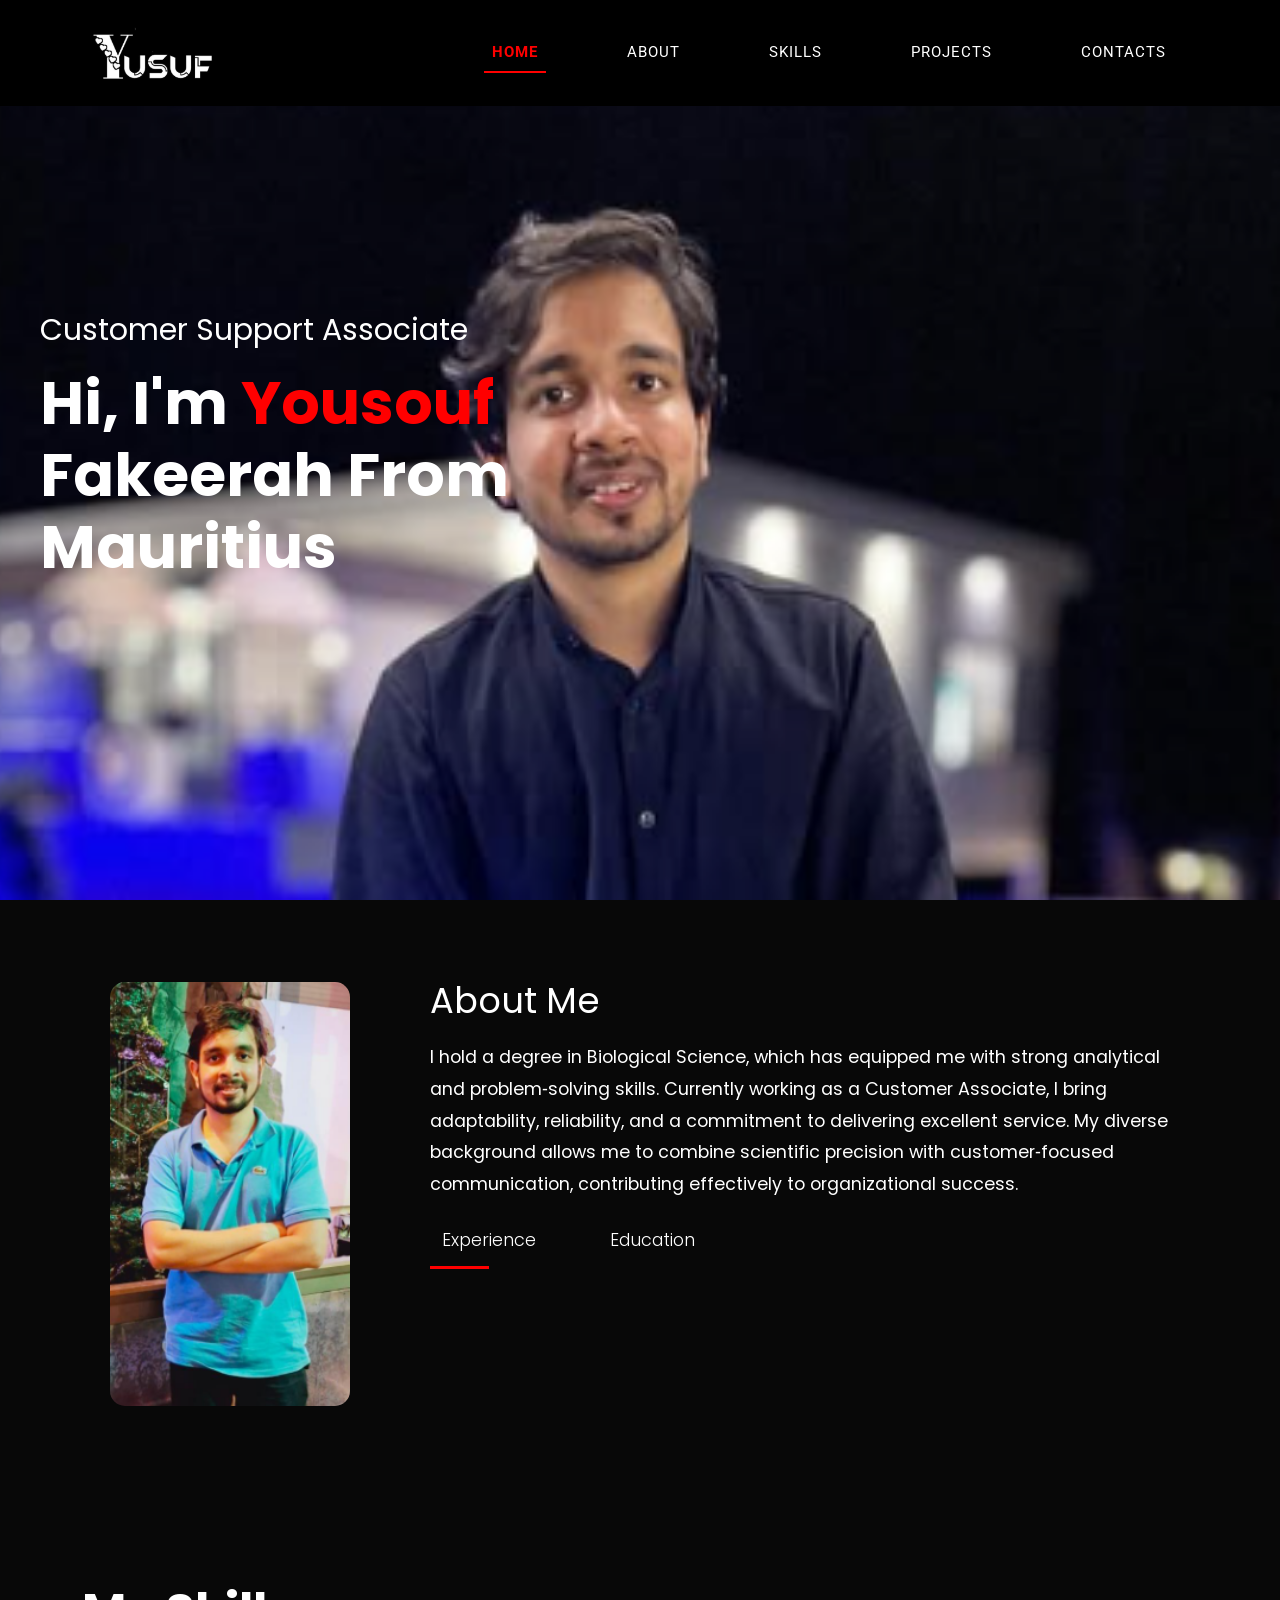
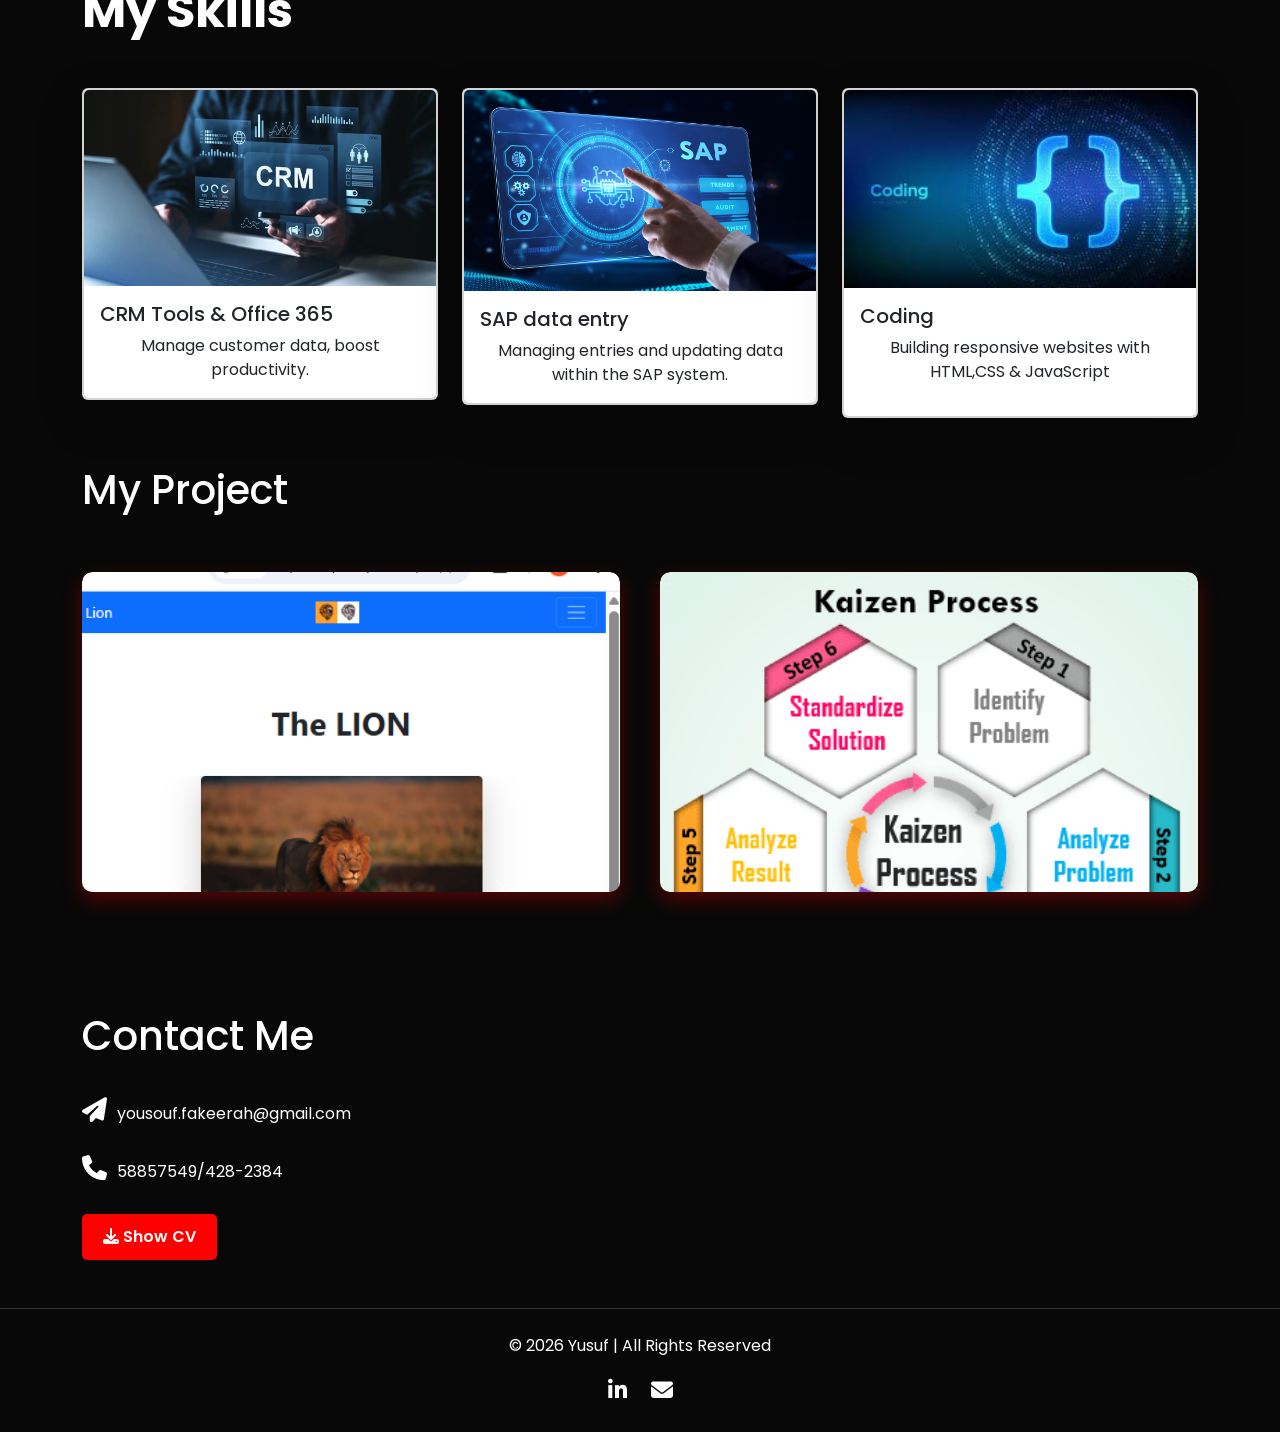
<file: portfolio/week0/index1.html>
<!DOCTYPE html>
<html lang="en">

<head>
    <meta charset="UTF-8">
    <meta name="viewport" content="width=device-width, initial-scale=1.0">
    <title>My Personal Portfolio</title>

    <!-- Bootstrap CSS -->
    <link href="https://cdn.jsdelivr.net/npm/bootstrap@5.3.8/dist/css/bootstrap.min.css" rel="stylesheet"
        integrity="sha384-sRIl4kxILFvY47J16cr9ZwB07vP4J8+LH7qKQnuqkuIAvNWLzeN8tE5YBujZqJLB" crossorigin="anonymous">

    <!-- Custom CSS -->
    <link rel="stylesheet" href="https://cdnjs.cloudflare.com/ajax/libs/font-awesome/6.5.1/css/all.min.css">

    <link rel="stylesheet" href="style.css">

    <!-- Google Fonts -->
    <link href="https://fonts.googleapis.com/css2?family=Roboto&display=swap" rel="stylesheet">

    <!-- JS -->
    <script src="test.js" defer></script>
</head>

<body data-bs-spy="scroll" data-bs-target=".navbar" data-bs-offset="70" tabindex="0">



    <nav class="navbar navbar-expand-lg navbar-dark bg-black fixed-top">
        <div class="container d-flex justify-content-between align-items-center">

            <a class="navbar-brand  fw-bold" href="#home">
                <img src="logo1.png" alt="Logo" style="height:80px;">
            </a>


            <button class="navbar-toggler" type="button" data-bs-toggle="collapse" data-bs-target="#navbarNav"
                aria-controls="navbarNav" aria-expanded="false" aria-label="Toggle navigation">
                <span class="navbar-toggler-icon"></span>
            </button>


            <div class="collapse navbar-collapse justify-content-end" id="navbarNav">
                <ul class="navbar-nav ms-auto">
                    <li class="nav-item"><a class="nav-link mx-4" href="#home">Home</a></li>
                    <li class="nav-item"><a class="nav-link mx-4" href="#about">About</a></li>
                    <li class="nav-item"><a class="nav-link mx-4" href="#skills">Skills</a></li>
                    <li class="nav-item"><a class="nav-link mx-4" href="#projects">Projects</a></li>
                    <li class="nav-item"><a class="nav-link mx-4" href="#contacts">Contacts</a></li>
                </ul>
            </div>
        </div>
    </nav>

    <!-- Home Section -->
    <section id="home" class="header">
        <div class="header-text">
            <p>Customer Support Associate</p>

            <h1>
                Hi, I'm <span class="highlight">Yousouf</span><br>
                Fakeerah From Mauritius
            </h1>
        </div>
    </section>
   

    <!-- About Section -->
    <section id="about" class="about-section">
        <div class="about-image">
            <img src="tbg.png" alt="About Me">
        </div>
        <div class="about-text">
            <h2>About Me</h2>
            <p>
                I hold a degree in Biological Science, which has equipped me with strong analytical and problem‑solving
                skills. Currently working as a Customer Associate, I bring adaptability, reliability, and a commitment
                to
                delivering excellent service. My diverse background allows me to combine scientific precision with
                customer‑focused communication, contributing effectively to organizational success.
            </p>

            <!-- Tabs -->
            <div class="tab-titles">
                <p class="tab-links active-link" data-target="experience">Experience</p>
                <p class="tab-links" data-target="education">Education</p>
            </div>

            <div id="experience" class="tab-contents">
                <ul>
                    <li><span>2020-Current</span><br>B11.CSG-Customer Support Sr. Associate at Avantor</li>
                    <li><span>2016-2016</span><br>Teacher At Ocep College Curepipe</li>
                    <li><span>2014-2015</span><br>Delivery Clerk At Courts Quatre Bornes</li>
                </ul>
            </div>

            <div id="education" class="tab-contents">
                <ul>
                    <li><span>2016-2019</span><br>University of Mauritius Degree in Biological Sciences</li>
                    <li><span>2013-2014</span><br>College du Saint Esprit Cambridge Higher School Certificate</li>
                    <li><span>2010-2011</span><br>College du Saint Esprit Cambridge School Certificate</li>
                </ul>
            </div>
        </div>
    </section>


    <!-- Skills Section -->
    <section id="skills" class="skills">
        <div class="container mt-5 mb-5">
            <h2 id="skills-title" class="text-center my-5 fw-bold display-5"> My Skills</h2>

            <div class="row">
                <div class="col-md-4">

                    <div class="card shadow-lg">
                        <div class="card h-100">
                            <img src="businessman-using-crm-on-smartphone-600nw-2629431153.webp" class="card-img-top"
                                alt="...">
                            <div class="card-body">
                                <h5 class="card-title">CRM Tools & Office 365</h5>
                                <p class="card-text">Manage customer data, boost productivity.</p>

                            </div>
                        </div>


                    </div>
                </div>

                <div class="col-md-4">

                    <div class="card shadow-lg">
                        <div class="card h-100">
                            <img src="1sap.png" class="card-img-top" alt="...">
                            <div class="card-body">

                                <h5 class="card-title">SAP data entry</h5>
                                <p class="card-text">Managing entries and updating data <br>within the SAP system.</p>
                            </div>
                        </div>


                    </div>


                </div>

                <div class="col-md-4">

                    <div class="card shadow-lg">
                        <div class="card h-100">
                            <img src="coding3.jpg" class="card-img-top" alt="...">
                            <div class="card-body">
                                <h5 class="card-title">Coding</h5>
                                <p class="card-text"> Building responsive websites with HTML,CSS & JavaScript</p>
                            </div>
                            </p>


                        </div>
                    </div>
                </div>
            </div>
            <!-- Your skills content -->
    </section>
    

    <!-- Projects Section -->

    <section id="projects" class="projects">
        <div class="container">

            <h1 class="sub-title"> My Project</h1>
            <div class="project-list">
                <div class="project">
                    <img src="lion2.png">
                    <div class="layer">
                        <h3>Lion Website</h3>
                        <p>A one-page responsive website built with HTML and Bootstrap, showcasing navigation, hero
                            image, and structured sections.</p>
                    </div>


                </div>
                <div class="project">
                    <img src="Kaizen-Process (1).png">
                    <div class="layer">

                        <h3>Kaizen and A3 Project</h3>
                        <p>Participated in a continuous improvement initiative to enhance customer service by
                            minimizing
                            operational errors and ensuring accuracy.</p>


                    </div>





                </div>


            </div>

        </div>
    </section>

    <br><br><br><br><br>

    <!-- Your projects content -->
    </section>

    <!-- Contact Section -->
    <section id="contacts" class="contacts">

        <div class="contact">
            <div class="container">
                <div class="row">
                    <div class="contact-left">

                        <h1 class="sub-title">Contact Me</h1>
                        <p><i class="fa-solid fa-paper-plane"></i>yousouf.fakeerah@gmail.com</p>
                        <p><i class="fa-solid fa-phone"></i>58857549/428-2384</p>



                        <div class="download-cv">
                            <a href="Yousouf-Fakeerah-CV-1-1-2-1 (2).cleaned (2) (3) (2).pdf" download class="btn btn2">
                                <i class="fa-solid fa-download"></i> Show CV
                            </a>
                        </div>




                    </div>
                </div>
            </div>
        </div>

        <br><br>



    </section>





    <footer>

        <p>© 2026 Yusuf | All Rights Reserved</p>

        <div class="footer-social">
            <a href="https://www.linkedin.com/in/fakeerah-yousouf-6b1230215" target="_blank"><i
                    class="fab fa-linkedin-in"></i></a>
            <a href="mailto:yousouf.fakeerah@gmail.com"><i class="fas fa-envelope"></i></a>
        </div>


    </footer>

    
    <script src="https://cdn.jsdelivr.net/npm/bootstrap@5.3.8/dist/js/bootstrap.bundle.min.js"
        integrity="sha384-FKyoEForCGlyvwx9Hj09JcYn3nv7wiPVlz7YYwJrWVcXK/BmnVDxM+D2scQbITxI"
        crossorigin="anonymous"></script>
</body>

</html>
</file>
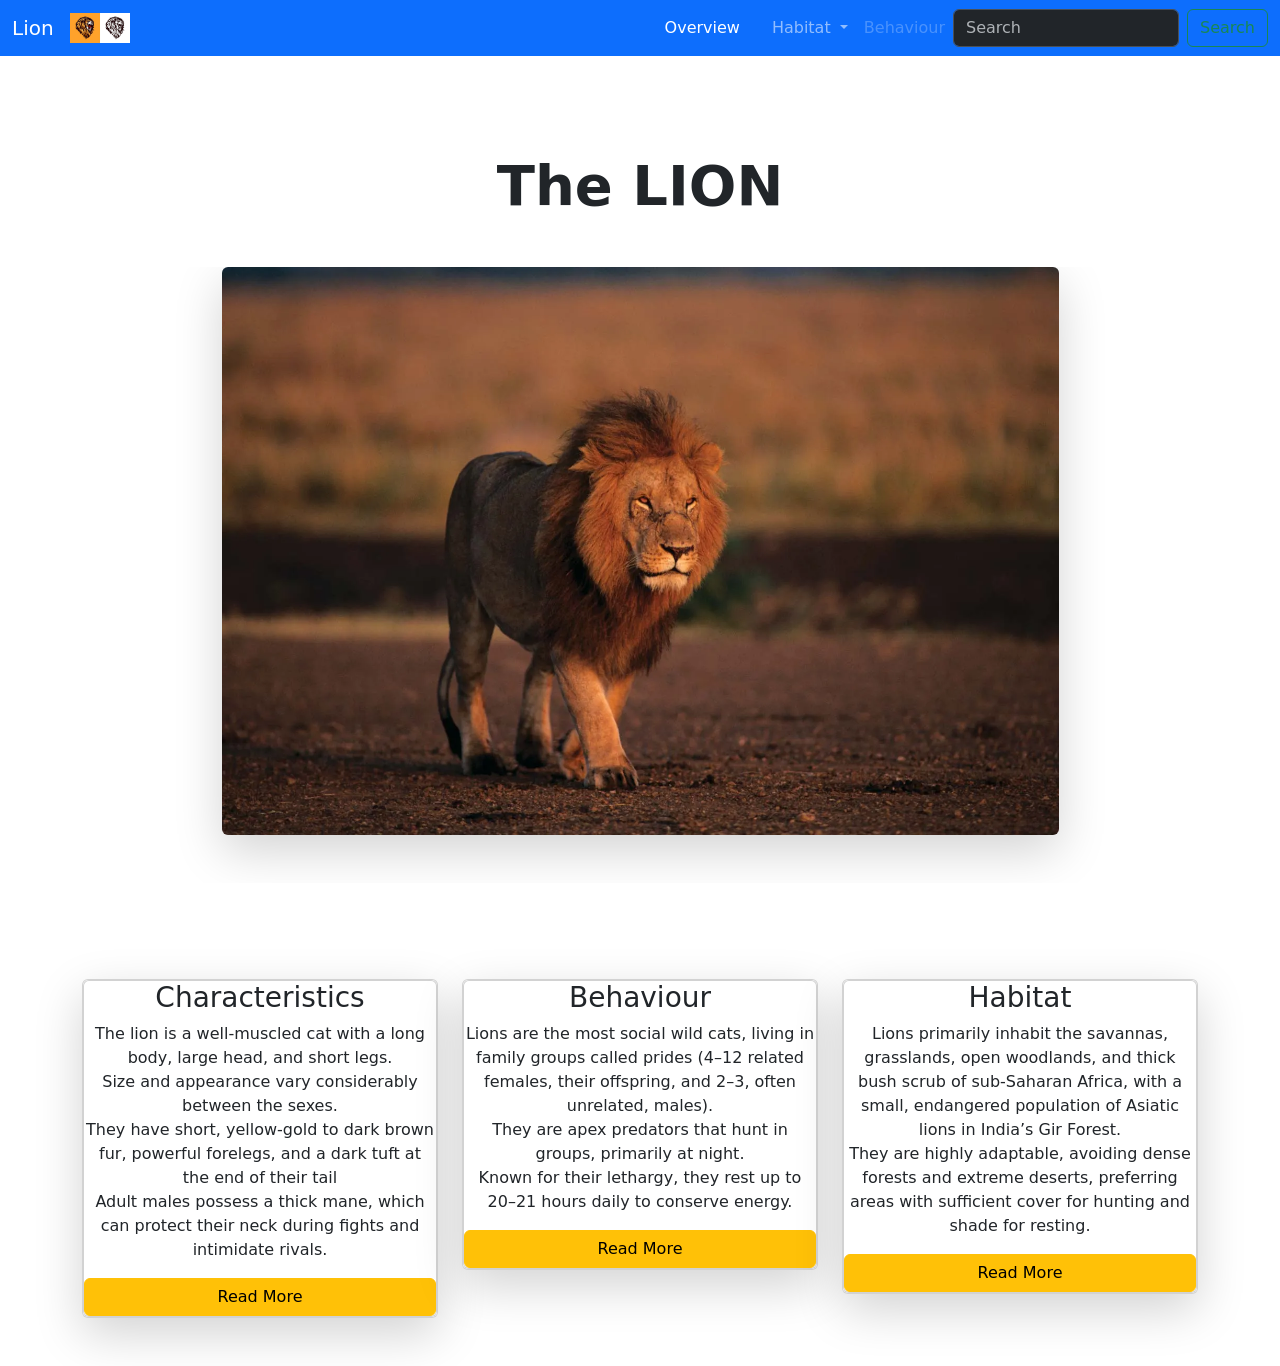
<file: portfolio/week0/lion2.html>
<!DOCTYPE html>
<!-- saved from url=(0063)file:///C:/Users/user/OneDrive/Desktop/bootcamp/week4/lion.html -->
<html lang="en"><head><meta http-equiv="Content-Type" content="text/html; charset=UTF-8">
  <link href="./lion2_files/bootstrap.min.css" rel="stylesheet" integrity="sha384-sRIl4kxILFvY47J16cr9ZwB07vP4J8+LH7qKQnuqkuIAvNWLzeN8tE5YBujZqJLB" crossorigin="anonymous">
  
  <meta name="viewport" content="width=device-width, initial-scale=1.0">
  <title>Document</title>
</head>

<body>

  <nav class="navbar navbar-expand-lg bg-primary" data-bs-theme="dark">
    <div class="container-fluid">
      <a class="navbar-brand" href="file:///C:/Users/user/OneDrive/Desktop/bootcamp/week4/lion.html#">Lion</a>
      <img src="./lion2_files/lion-head-logo-free-vector.jpg" alt="Lion Logo" height="30" class="me-2">
      <button class="navbar-toggler" type="button" data-bs-toggle="collapse" data-bs-target="#navbarSupportedContent" aria-controls="navbarSupportedContent" aria-expanded="false" aria-label="Toggle navigation">
        <span class="navbar-toggler-icon"></span>
      </button>
      <div class="collapse navbar-collapse" id="navbarSupportedContent">
        <ul class="navbar-nav ms-auto">
          <li class="nav-item">
            <a class="nav-link active" aria-current="page" href="file:///C:/Users/user/OneDrive/Desktop/bootcamp/week4/lion.html#">Overview</a>
          </li>
          <li class="nav-item">
            <a class="nav-link" href="file:///C:/Users/user/OneDrive/Desktop/bootcamp/week4/lion.html#"></a>
          </li>
          <li class="nav-item dropdown">
            <a class="nav-link dropdown-toggle" href="file:///C:/Users/user/OneDrive/Desktop/bootcamp/week4/lion.html#" role="button" data-bs-toggle="dropdown" aria-expanded="false">
              Habitat
            </a>
            <ul class="dropdown-menu">
              <li><a class="dropdown-item" href="file:///C:/Users/user/OneDrive/Desktop/bootcamp/week4/lion.html#">Action</a></li>
              <li><a class="dropdown-item" href="file:///C:/Users/user/OneDrive/Desktop/bootcamp/week4/lion.html#">Another action</a></li>
              <li>
                <hr class="dropdown-divider">
              </li>
              <li><a class="dropdown-item" href="file:///C:/Users/user/OneDrive/Desktop/bootcamp/week4/lion.html#">Something else here</a></li>
            </ul>
          </li>
          <li class="nav-item">
            <a class="nav-link disabled" aria-disabled="true">Behaviour</a>
          </li>
        </ul>
        <form class="d-flex" role="search">
          <input class="form-control me-2" type="search" placeholder="Search" aria-label="Search">
          <button class="btn btn-outline-success" type="submit">Search</button>
        </form>
      </div>
    </div>
  </nav>
  <br><br>

  <section>
    <div class="container mt-5 mb-5">
      <h1 class="text-center my-5 fw-bold display-4"> The LION</h1>

      <div id="carouselExample" class="carousel slide">
        <div class="carousel-inner">
          <div class="carousel-item active">
            <img src="./lion2_files/lion-Kenya-Masai-Mara-National-Reserve.webp" class=" img- fluid d-block w-75 mx-auto shadow-lg rounded mb-5" alt="LION 1">
          </div>
          <div class="carousel-item">
            <img src="./lion2_files/mufasa.webp" class="img-fluid d-block w-75 mx-auto shadow-lg rounded mb-5" alt="lion 2">
          </div>
          <div class="carousel-item">
            <img src="./lion2_files/images.webp" class="img-fluid d-block w-75 mx-auto shadow-lg rounded mb-5" alt="lion 3">
          </div>
        </div>
        <button class="carousel-control-prev" type="button" data-bs-target="#carouselExample" data-bs-slide="prev">
          <span class="carousel-control-prev-icon" aria-hidden="true"></span>
          <span class="visually-hidden">Previous</span>
        </button>
        <button class="carousel-control-next" type="button" data-bs-target="#carouselExample" data-bs-slide="next">
          <span class="carousel-control-next-icon" aria-hidden="true"></span>
          <span class="visually-hidden">Next</span>
        </button>
      </div>
    </div>


    <div class="container py-5">
      <div class="row ">
        <div class="col-md-4">
          <div class="card shadow-lg">
            <div class="card body text-center">
              <h3>Characteristics</h3>
              <p>The lion is a well-muscled cat with a long body, large head, and short legs.
                <br>
                Size and appearance vary considerably between the sexes.
                <br>
                They have short, yellow-gold to dark brown fur, powerful forelegs, and a dark tuft at the end of their
                tail
                <br>
                Adult males possess a thick mane, which can protect their neck during fights and intimidate rivals.
              </p>
              <a href="file:///C:/Users/user/OneDrive/Desktop/bootcamp/week4/lion.html#" class=" btn btn-warning">Read More</a>
            </div>

          </div>

        </div>
        <div class="col-md-4">
          <div class="card shadow-lg">
            <div class="card body text-center">
              <h3>Behaviour</h3>
              <p>Lions are the most social wild cats, living in family groups called prides (4–12 related females, their
                offspring, and 2–3, often unrelated, males).
                <br>
                They are apex predators that hunt in groups, primarily at night.
                <br>
                Known for their lethargy, they rest up to 20–21 hours daily to conserve energy.
              </p>
              <a href="file:///C:/Users/user/OneDrive/Desktop/bootcamp/week4/lion.html#" class=" btn btn-warning">Read More</a>
            </div>
          </div>
        </div>

        <div class="col-md-4">
          <div class="card shadow-lg">
            <div class="card body  text-center">
              <h3>Habitat</h3>
              <p> Lions primarily inhabit the savannas, grasslands, open woodlands, and thick bush scrub of sub-Saharan
                Africa, with a small, endangered population of Asiatic lions in India’s Gir Forest.
                <br>
                They are highly adaptable, avoiding dense forests and extreme deserts, preferring areas with sufficient
                cover for hunting and shade for resting.

              </p>
              <a href="file:///C:/Users/user/OneDrive/Desktop/bootcamp/week4/lion.html#" class=" btn btn-warning">Read More</a>

            </div>

          </div>

        </div>




      </div>

    </div>















  </section>










<footer></footer>

<script src="./lion2_files/bootstrap.bundle.min.js.download" integrity="sha384-FKyoEForCGlyvwx9Hj09JcYn3nv7wiPVlz7YYwJrWVcXK/BmnVDxM+D2scQbITxI" crossorigin="anonymous"></script>

</body></html>
</file>
<file: portfolio/week0/style.css>
/* IMPORT FONTS */
@import url('https://fonts.googleapis.com/css2?family=Poppins:wght@400;600&family=Roboto&display=swap');

/* RESET */
* {
  margin: 0;
  padding: 0;
  box-sizing: border-box;
  font-family: 'Poppins', sans-serif;
}

/* BODY */
body {
  background: #080808;
  color: #fff;
}

/* NAVBAR */
.navbar .nav-link {
  font-family: 'Roboto', sans-serif;
  font-size: 15px;
  color: #fff !important;
  text-transform: uppercase;
  letter-spacing: 1px;
  position: relative;
}

.navbar .nav-link.active {
  color: red !important;
  font-weight: bold;
  border-bottom: 2px solid red;
}

.navbar .nav-link:hover::after,
.navbar .nav-link:focus::after {
  content: "";
  position: absolute;
  left: 0;
  bottom: -6px;
  width: 100%;
  height: 2px;
  background-color: red;
}

.navbar-nav {
  gap: 25px;
}

/* HEADER / HERO */
.header {
  width: 100%;
  height: 100vh;
  background: url('bg.png') no-repeat center/cover;
  display: flex;
  align-items: center;
  justify-content: flex-start;
  padding: 0 40px;
  
}

.header-text {
  color: #fff;
  text-align: left;
  font-size: 30px;
  max-width: 500px;
  line-height: 1.4;
}

.header-text h1 {
  font-size: 60px;
  font-weight: bold;
}

.header-text .highlight {
  color: red;
}

/* HERO IMAGE */
.hero-img {
  box-shadow: 0 10px 30px rgba(0, 0, 0, 0.3);
  border-radius: 10px;
}
.about-section {
  display: flex;
  align-items:  flex-start;
  justify-content: center;
  gap: 5px;
  padding: 80px 20px;
  flex-wrap: wrap;
  max-width: 1100px;
  margin: 0 auto;

}

.about-container {
  gap: 10px;
  display: flex;
  align-items: center
}


.about-image {
  flex: 1;
  max-width: 300px;
  border-radius: 60%;
  margin-top: 12px;
 
}

.about-image img {
  width: 80%;
  height: auto;
  display: block;
  border-radius: 15px;
  margin-bottom: 0;
  margin-top: -10px ;
  
} 


.about-text {
  flex: 1;
  max-width: 900px;
  margin-left: 15px;
}

.about-text h2 {
  font-size: 2.2rem;
  font-weight: 400;
  margin-bottom: 20px;
  position: relative;
  display: inline-block;
  cursor: pointer;
}

.about-text h2::after {
  content: '';
  position: absolute;
  bottom: -8px;
  left: 0;
  width: 0;
  height: 3px;
  background: red;
  transition: width 0.3s ease;
}

.about-text h2:hover::after {
  width: 100%;
}

.about-text p {
  font-size: 1.1rem;
  line-height: 1.8;
  color: #fff;
}

/* TABS */
.tab-titles {
  display: flex;
  gap: 50px;
}

.tab-links {
  position: relative;
  padding: 8px 12px;
  cursor: pointer;
  
  font-weight: 300;
}







.tab-links::after {
  content: '';
  position: absolute;
  left: 0;
  bottom: -5px;   /* adjust spacing under text */
  width: 0;       /* start hidden */
  height: 3px;
  background: red;
  transition: width 0.5s ease;
}

.tab-links.active-link::after {
  width: 50%;     /* underline expands when active */
}

.tab-links:hover::after {
  width: 100%;    /* optional: full underline on hover */
}




.tab-contents ul li {
  list-style: none;
  margin: 10px 0 ;

}

.tab-contents ul li span{
  color: red;
  font-size: 20px ;

}

.tab-contents {
  display: none;
  
}

.tab-contents.active-tab { 
  display: block; 
}



.card-text {
  text-align: center;
  transition: color 0.3s ease;
}

/* When the card is hovered, subtitle turns red */
.card:hover .card-text {
  color: red;

}

.cards-container {
  display: flex;
  gap: 20px; /* spacing between cards */
}

.card {
  flex: 1; /* makes all cards equal width */
  display: flex;
  flex-direction: column;
  justify-content: space-between;
}


#skills-title {
  display: inline-block;          /* allows underline animation */
  position: relative;
  transition: color 0.3s ease;
  text-align: center;
}

#skills-title::after {
  content: "";
  position: absolute;
  width: 0;
  height: 3px;
  left: 0;
  bottom: -10px;                   /* space below text */
  background-color: red;
  transition: width 0.3s ease;
}

#skills-title:hover {
  color: red;                   
}

#skills-title:hover::after {
  width: 100%;       
}

.card {
  transition: transform 0.3s ease, box-shadow 0.3s ease;
}

.card:hover {
  
  box-shadow: 0 12px 25px rgba(255, 0, 0, 0.7); /* deeper shadow */
  transform: translateY(-8px);

}
.card img {

  transition: transform 0.4s ease;
}

card:hover img {
  transform: scale(1.1);

}

.card:hover {
    opacity: 1;
}


.card:hover .card-text {
  color: #ff1a1a; /* brighter red text */
  text-shadow: 0 0 8px rgba(300, 0, 0, 0.8); /* glowing text */


}

.card.h-100 {
  height: 320px; /* adjust this value to match your shortest cards */
}

.project-list{
  display: grid;
  grid-template-columns: repeat(auto-fit,minmax(250px,1fr));
  grid: gap 40px;
  margin-top: 50px;
  gap: 40px;

}

.project{

  border-radius: 10px;
  position: relative;
  overflow: hidden;
  background:#111;
  box-shadow: 0 8px 20px rgba(255, 0, 0, 0.3) ;
  transition: transform 0.3s ease,box-shadow 0.3 s ease;
  height: 320px;
  display: flex;
  flex-direction: column;

}
.project:hover {
  transform: translateY(-8px);
  box-shadow: 0 12px 25px rgba(255,0,0,0.6);
}


.project img{

width: 100%;
height: auto;
object-fit: cover;
border-radius: 10px;
display: block;

}

.project h3 {
  margin: 15px;
  font-size: 1.2rem;
  color: #fff;
  text-align: center;
}


.layer {
    position: absolute;
    top: 0;
    left: 0;
    width: 100%;
    height: 100%;
    background: rgba(0,0,0,0.6); 
    color: white; 
    display: flex;
    flex-direction: column;
    align-items: center;
    justify-content: center;
    text-align: center;
    padding: 20px;
    opacity: 0;
    transition: opacity 0.3s ease;
}

.project:hover .layer {
    opacity: 1;
}

.sub-title {
  display: inline-block;          /* allows underline animation */
  position: relative;
  transition: color 0.3s ease;
  text-align: center;
}

.sub-title::after {
  content: "";
  position: absolute;
  width: 0;
  height: 3px;
  left: 0;
  bottom: -5px;                   /* space below text */
  background-color: red;
  transition: width 0.3s ease;
}

.sub-title:hover {
  color: red; 
  
  
}

.sub-title:hover::after {
  width: 100%;       
}


.contact-left {
  
 flex-basis: 35%;
}


.contact-left p{
  
 margin-top: 30px;
}


.contact-left p i{
  
 color: #fff;
 margin-right: 10px;
 font-size: 25px ;
 transition: color 0.3s ease;
}

.contact-left p i:hover {
  color: red;               /* red on hover */
}



.download-cv {
  margin-top: 30px;
}

.download-cv a {
  text-decoration: none;
  color: #fff;
  background: red;
  padding: 10px 20px;
  border-radius: 5px;
  font-weight: 600;
  transition: background 0.3s ease;
}

.download-cv a:hover {
  background: #ff3333; 

}


footer {

  background: #080808;
  color: #fff;
  padding: 25px 40px;
  text-align: center;
  border-top: 1px solid #333;


}


.footer-social {
  margin-top: 15px;
}

.footer-social a {
  margin: 0 10px;
  font-size: 22px;
  color: #fff;
  transition: color 0.3s ease, transform 0.3s ease;
}

.footer-social a:hover {
  color: #ff1a1a;
  transform: scale(1.2);
}


/* SMOOTH SCROLL */
html {
  scroll-behavior: smooth;
}
</file>
